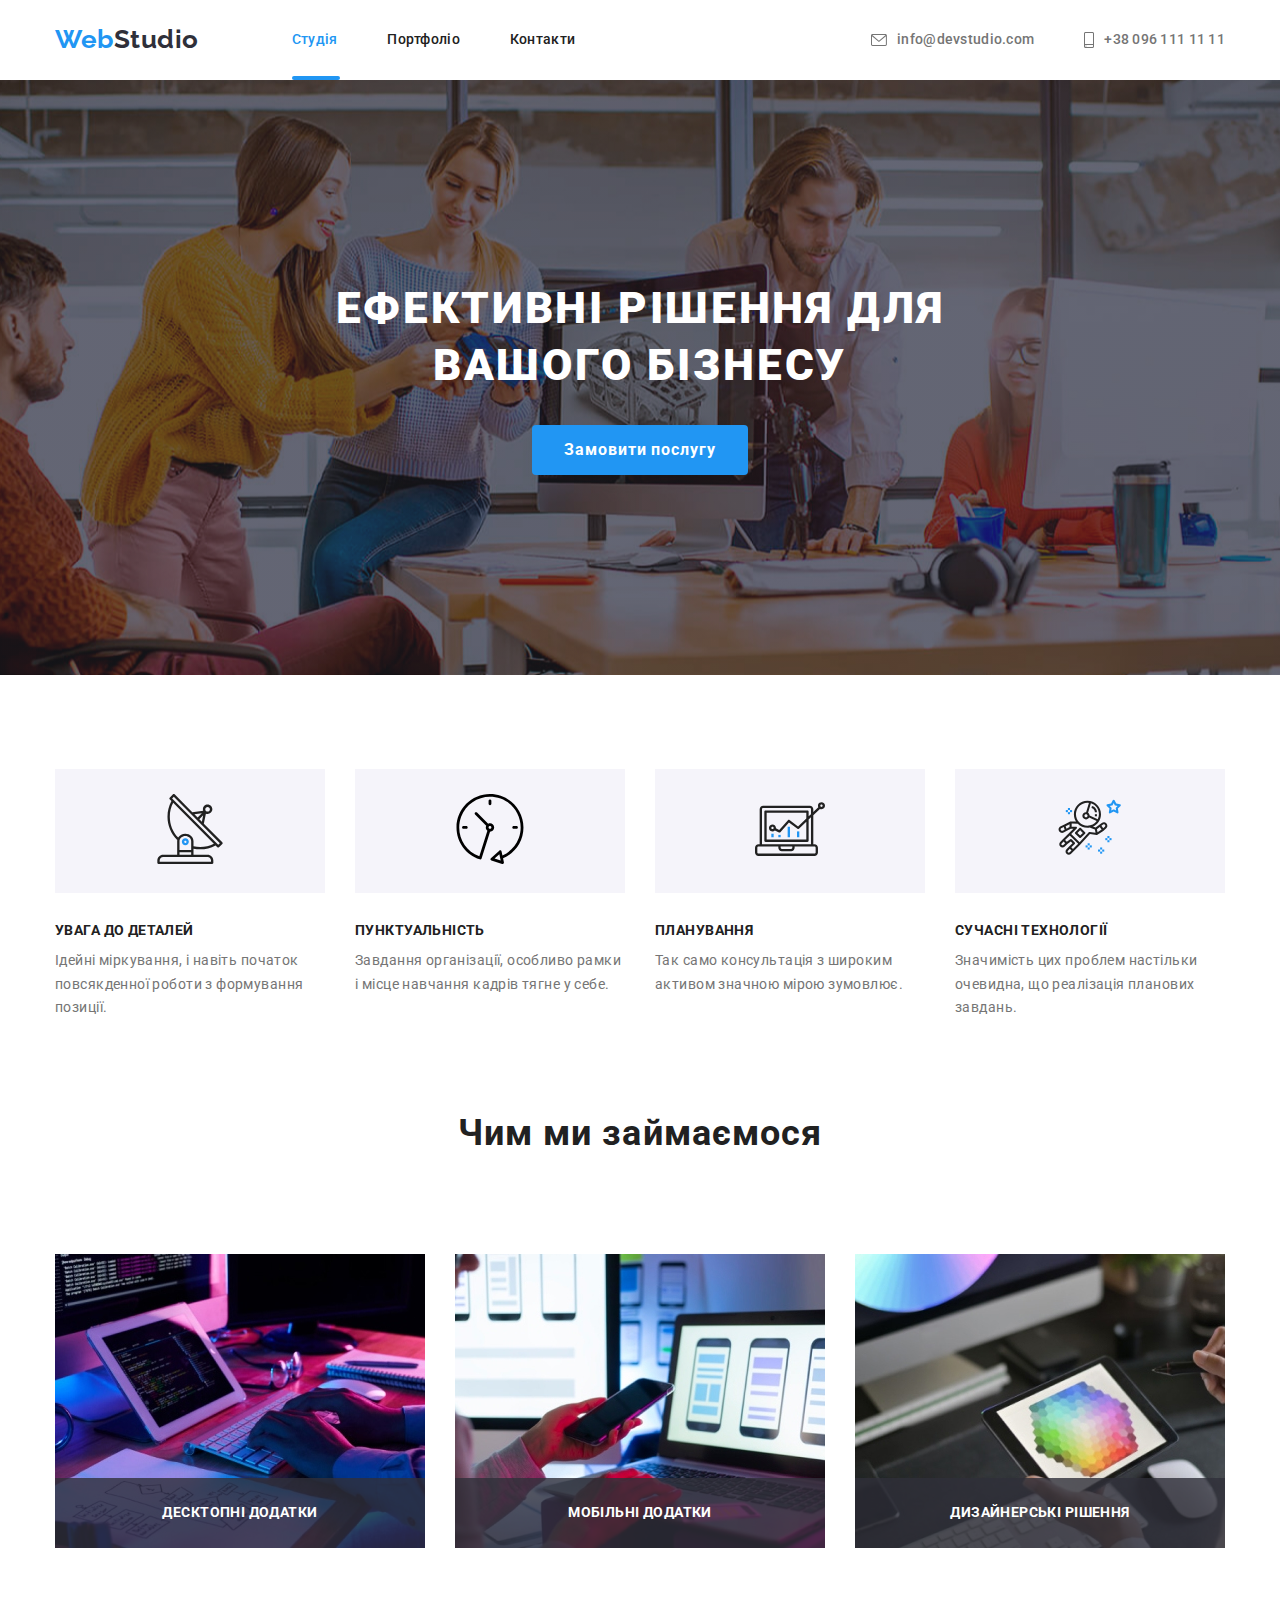
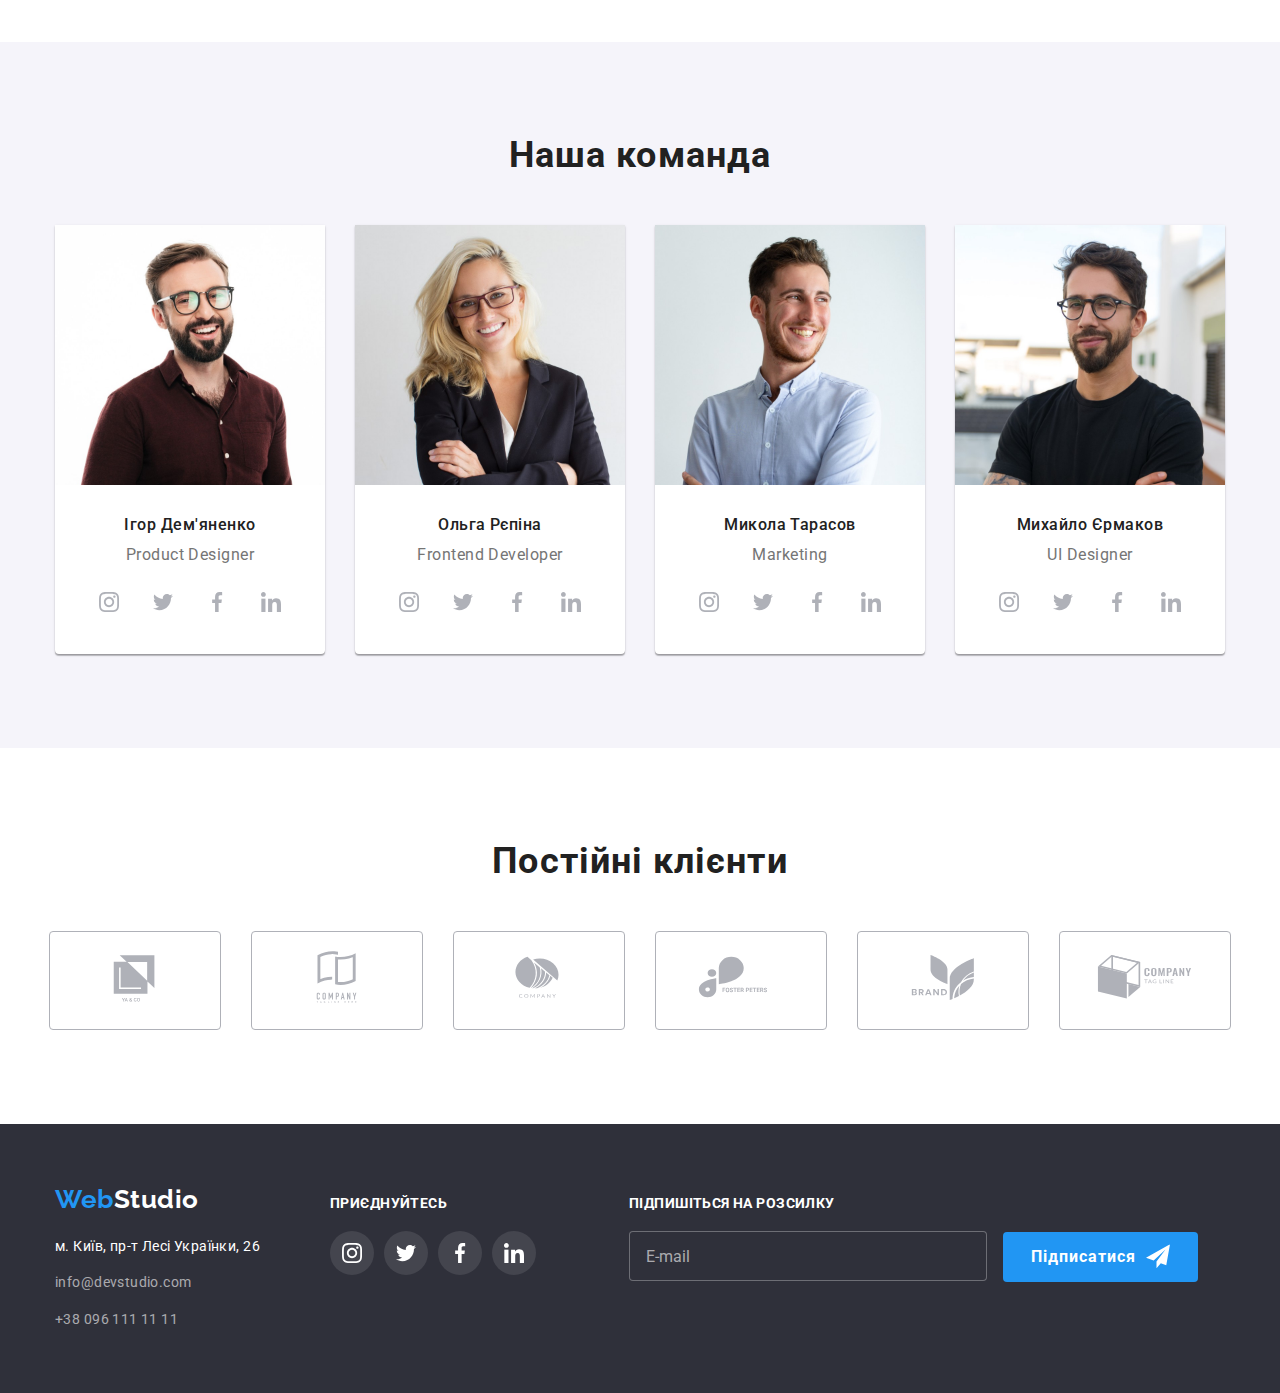
<file: index.html>
<!DOCTYPE html>
<html lang="en">
<head>
    <meta charset="UTF-8">
    <meta http-equiv="X-UA-Compatible" content="IE=edge">
    <meta name="viewport" content="width=device-width, initial-scale=1.0">

    <link href="https://fonts.googleapis.com/css2?family=Raleway:wght@700&family=Roboto:wght@400;500;700;900&display=swap"
        rel="stylesheet">
    <title>Document</title>
    <link rel="stylesheet" href="https://cdn.jsdelivr.net/npm/modern-normalize@1.1.0/modern-normalize.min.css">
    <link rel="stylesheet" href="./css/styles.css">




    <!-- header -->
<body>
    <header class="header page1">
        <div class="container page-header-container">
        <nav class="page-navigation">
            <!-- Логотип -->
            <a href="./index.html" class = "logo"><span class="logo-web">Web</span>Studio</a>

            <!-- Меню -->
                <ul class = "menu list">
                    <li class="menu-item"><a href="./index.html" class = "menu-link-studio line link current-page">Студія</a></li>
                    <li class="menu-item"><a href="./portfolio.html" class = "menu-link-portfolio link">Портфоліо</a></li>
                    <li class="menu-item"><a href="" class = "menu-link-contact link">Контакти</a></li>
                </ul>
        </nav>
        
            <a href="mailto:info@devstudio.com" class="mail">
                <svg class="mail-icon" width="16" height="12">
                    <use href="./images/sprite.svg#icon-mail">
                </use></svg>
                info@devstudio.com</a>

            <a href="tell:+380961111111" class="phone" >
                <svg class="phone-icon" width="10" height="16">
                    <use href="./images/sprite.svg#icon-smartphone">
                    </use></svg>
                    +38 096 111 11 11</a></div>

    </header>



    <main> 
        <!--SOLUTION-->
        
        <section class="solution">
            <div class="container">
            <div class="container-title"><h1 class ="solution-title">Ефективні рішення для вашого бізнесу</h1></div>
            <div class="solution-div-btn"><button type="button" class="solution-btn" data-modal-open>Замовити послугу</button></div></div>
        </section>
       

        <!--Преимущества-->
        <section class="advantage section-padding">
            <div class="container">
            <h2 class="advantage-title visually-hidden">Преимущества</h2>
            <ul class="advantage-item-ul">
                <li class="advantage-item">
                    <div class="advantage-div">
                        <svg width="70"height="70">
                            <use href="./images/sprite.svg#icon-antenna"></use></svg>
                    </div>
                    <h3 class="advantage-item-title">УВАГА ДО ДЕТАЛЕЙ</h3>
                    <p class="advantage-item-description">Ідейні міркування, і навіть початок повсякденної роботи з формування позиції.</p>
                </li>
                <li class="advantage-item">
                    <div class="advantage-div">
                        <svg width="70" height="70">
                            <use href="./images/sprite.svg#icon-clock"></use>
                        </svg>
                    </div>
                    <h3 class="advantage-item-title">ПУНКТУАЛЬНІСТЬ</h3>
                    <p class="advantage-item-description">Завдання організації, особливо рамки і місце навчання кадрів тягне у себе.</p></li>
                <li class="advantage-item">
                    <div class="advantage-div">
                        <svg width="70" height="70">
                            <use href="./images/sprite.svg#icon-diagram"></use>
                        </svg>
                    </div>
                    <h3 class="advantage-item-title">ПЛАНУВАННЯ</h3>
                         <p class="advantage-item-description">Так само консультація з широким активом значною мірою зумовлює.</p></li>
                <li class="advantage-item">      
                    <div class="advantage-div">
                        <svg width="70" height="70">
                            <use href="./images/sprite.svg#icon-astronaut"></use>
                        </svg>
                    </div>
                    <h3 class="advantage-item-title">СУЧАСНІ ТЕХНОЛОГІЇ</h3>
                <p class="advantage-item-description">Значимість цих проблем настільки очевидна, що реалізація планових завдань.</p>
                 </li>
            </ul>
            </div>
        </section>
                    
        <!--occasions-->
        <section class="occasions section-padding">
            <div class="container">
            <h2 class="occasions-title">Чим ми займаємося</h2>
                 <ul class="occasions-list">
                     <li>
                         <div class="occasions-section">
                           <img src="./images/box1.jpg" alt="Programmer writes programs" width="370"/>
                        <div class="occasions-description">
                            <h3 class="occasions-description-text">Десктопні додатки</h3>
                         </div></div>
                     </li>
                     <li>
                         <div class="occasions-section">
                           <img src="./images/box2.jpg" alt="The designer creates a responsive layout" width="370"/>
                         <div class="occasions-description">
                           <h3 class="occasions-description-text">Мобільні додатки</h3>
                         </div>
                        </div>
                     </li>

                     <li>
                        <div class="occasions-section">
                         <img src="./images/box3.jpg" alt="The designer selects the color palette" width="370"/>
                        <div class="occasions-description">
                            <h3 class="occasions-description-text">Дизайнерські рішення</h3>
                        </div></div>
                     </li>
                 </ul>
                 </div>
        </section>
            


        <!--team-->
        <section class="team section-padding ">
            <div class="container">
            <h2 class="team-title">Наша команда</h2>
                <ul class="team-list">
                    <li class="team-item">
                        <img src="./images/human_1.jpg" alt="man" width="270"/>
                        <div class="team-item-description"><h3 class="team-member">Ігор Дем'яненко</h3>
                        <p class="team-member-name">Product Designer</p>

                        <ul class="social-list list">
                            <li class="social-list-item">
                            <a href="" class="social-list-link">
                                <svg width="20" height="20" class="social-list-icon">
                                    <use href="./images/sprite.svg#icon-instagram"></use>
                                </svg></a>
                            </li>
                            <li class="social-list-item">
                            <a href="" class="social-list-link">
                                <svg width="20" height="20" class="social-list-icon">
                                    <use href="./images/sprite.svg#icon-twitter"></use>
                                </svg></a>
                            </li>
                            <li class="social-list-item">
                            <a href="" class="social-list-link">
                                <svg width="20" height="20" class="social-list-icon">
                                    <use href="./images/sprite.svg#icon-facebook"></use>
                                </svg></a>
                            </li>
                            <li class="social-list-item">
                            <a href="" class="social-list-link">
                                <svg width="20" height="20" class="social-list-icon">
                                    <use href="./images/sprite.svg#icon-linkedin"></use>
                                </svg></a>
                            </li>
                        </ul> 

                    </div>
                    </li>
                    <li class="team-item">
                        <img src="./images/human_2.jpg" alt="woman" width="270" />
                       <div class="team-item-description"> <h3 class="team-member">Ольга Рєпіна</h3>
                        <p class="team-member-name" >Frontend Developer</p>
                            <ul class="social-list list">
                                <li class="social-list-item">
                                    <a href="" class="social-list-link">
                                        <svg width="20" height="20" class="social-list-icon">
                                            <use href="./images/sprite.svg#icon-instagram"></use>
                                        </svg></a>
                                </li>
                                <li class="social-list-item">
                                    <a href="" class="social-list-link">
                                        <svg width="20" height="20" class="social-list-icon">
                                            <use href="./images/sprite.svg#icon-twitter"></use>
                                        </svg></a>
                                </li>
                                <li class="social-list-item">
                                    <a href="" class="social-list-link">
                                        <svg width="20" height="20" class="social-list-icon">
                                            <use href="./images/sprite.svg#icon-facebook"></use>
                                        </svg></a>
                                </li>
                                <li class="social-list-item">
                                    <a href="" class="social-list-link">
                                        <svg width="20" height="20" class="social-list-icon">
                                            <use href="./images/sprite.svg#icon-linkedin"></use>
                                        </svg></a>
                                </li>
                            </ul>
                        </div>
                    </li>
                    <li class="team-item">
                        <img src="./images/human_3.jpg" alt="man" width="270" />
                        <div class="team-item-description"><h3 class="team-member">Микола Тарасов</h3>
                        <p class="team-member-name">Marketing</p>
                                <ul class="social-list list">
                                    <li class="social-list-item">
                                        <a href="" class="social-list-link">
                                            <svg width="20" height="20" class="social-list-icon">
                                                <use href="./images/sprite.svg#icon-instagram"></use>
                                            </svg></a>
                                    </li>
                                    <li class="social-list-item">
                                        <a href="" class="social-list-link">
                                            <svg width="20" height="20" class="social-list-icon">
                                                <use href="./images/sprite.svg#icon-twitter"></use>
                                            </svg></a>
                                    </li>
                                    <li class="social-list-item">
                                        <a href="" class="social-list-link">
                                            <svg width="20" height="20" class="social-list-icon">
                                                <use href="./images/sprite.svg#icon-facebook"></use>
                                            </svg></a>
                                    </li>
                                    <li class="social-list-item">
                                        <a href="" class="social-list-link">
                                            <svg width="20" height="20" class="social-list-icon">
                                                <use href="./images/sprite.svg#icon-linkedin"></use>
                                            </svg></a>
                                    </li>
                                </ul>
                         </div>
                    </li>
                    <li class="team-item">
                        <img src="./images/human_4.jpg" alt="man" width="270" />
                        <div class="team-item-description"><h3 class="team-member">Михайло Єрмаков</h3>
                        <p class="team-member-name">UI Designer</p>
                            <ul class="social-list list">
                                <li class="social-list-item">
                                    <a href="" class="social-list-link">
                                        <svg width="20" height="20" class="social-list-icon">
                                            <use href="./images/sprite.svg#icon-instagram"></use>
                                        </svg></a>
                                </li>
                                <li class="social-list-item">
                                    <a href="" class="social-list-link">
                                        <svg width="20" height="20" class="social-list-icon">
                                            <use href="./images/sprite.svg#icon-twitter"></use>
                                        </svg></a>
                                </li>
                                <li class="social-list-item">
                                    <a href="" class="social-list-link">
                                        <svg width="20" height="20" class="social-list-icon">
                                            <use href="./images/sprite.svg#icon-facebook"></use>
                                        </svg></a>
                                </li>
                                <li class="social-list-item">
                                    <a href="" class="social-list-link">
                                        <svg width="20" height="20" class="social-list-icon">
                                            <use href="./images/sprite.svg#icon-linkedin"></use>
                                        </svg></a>
                                </li>
                            </ul>
                        </div>
                    </li>
                </ul>
                </div>
        </section>


    <!--CLIENTS-->   
        <section class="clients section-padding ">
            <div class="container">
                <h2>Постійні клієнти</h2>
                <ul class="clients-list">
                    <li class="clients-company">
                        <a href="" class="clients-item">
                            <svg width="106" height="60" class="social-list-icon">
                            <use href="./images/sprite.svg#icon-logo1"></use>
                            </svg>
                        </a></li>
                    <li class="clients-company"> 
                        <a href="" class="clients-item">
                            <svg width="106" height="60" class="social-list-icon">
                                <use href="./images/sprite.svg#icon-logo2"></use>
                            </svg>
                        </a>
                    </li>
                    <li class="clients-company">
                        <a href="" class="clients-item">
                            <svg width="106" height="60" class="social-list-icon">
                                <use href="./images/sprite.svg#icon-logo3"></use>
                            </svg>
                        </a> </li>
                    <li class="clients-company">
                        <a href="" class="clients-item">
                            <svg width="106" height="60" class="social-list-icon">
                                <use href="./images/sprite.svg#icon-logo4"></use>
                            </svg>
                        </a> </li>
                    <li class="clients-company">
                        <a href="" class="clients-item">
                            <svg width="106" height="60" class="social-list-icon">
                                <use href="./images/sprite.svg#icon-logo5"></use>
                            </svg>
                        </a> </li>
                    <li class="clients-company"> 
                        <a href="" class="clients-item">
                            <svg width="106" height="60" class="social-list-icon">
                                <use href="./images/sprite.svg#icon-logo6"></use>
                            </svg>
                        </a>
                    </li>
                </ul>
            
            </div>
        </section>
    </main>


    <!--footer-->
    <footer class="footer">
        <div class="container footer-container">
            <div class="">
        <a href="./index.html" class="logo"><span class="logo-web">Web</span>Studio</a>
        <address class="footer-adress">
            <a href="" class="adress">м. Київ, пр-т Лесі Українки, 26</a>
            <ul>
                <li class="footer-item"><a href="mailto:info@devstudio.com" class="mail">info@devstudio.com</a></li>
                <li class="footer-item"><a href="tell:+380961111111" class="phone">+38 096 111 11 11</a></li>
            </ul>
        </address>
        </div>

        <div  class="connect-link">
            <p class="connect-us">приєднуйтесь</p>
                <ul class="social-list list">
                    <li class="social-list-item">
                        <a href="" class="social-list-link-footer">
                            <svg width="20" height="20" class="social-list-icon-footer">
                                <use href="./images/sprite.svg#icon-instagram"></use>
                            </svg></a>
                    </li>
                    <li class="social-list-item">
                        <a href="" class="social-list-link-footer">
                            <svg width="20" height="20" class="social-list-icon-footer">
                                <use href="./images/sprite.svg#icon-twitter"></use>
                            </svg></a>
                    </li>
                    <li class="social-list-item">
                        <a href="" class="social-list-link-footer">
                            <svg width="20" height="20" class="social-list-icon-footer">
                                <use href="./images/sprite.svg#icon-facebook"></use>
                            </svg></a>
                    </li>
                    <li class="social-list-item">
                        <a href="" class="social-list-link-footer">
                            <svg width="20" height="20" class="social-list-icon-footer">
                                <use href="./images/sprite.svg#icon-linkedin"></use>
                            </svg></a>
                    </li>
                </ul>
        </div>

        <div class="sub">
            <form class="sub-form">
                <label for="" class="sub-form-field">
                    <p class="sub-form-text">Підпишіться на розсилку</p>
                </label>
                    <input type="email" class="sub-form-gmail" name="sub-gmail" required placeholder="E-mail" >
                        <span class="sub-btn-span">
                            <button type="submit" class="contact-form-buttomn">
                             Підписатися</button>
                                <svg class="sub-img-sent" width="24px" height="24px">
                                <use href="./images/sprite.svg#icon-icon-send"></use></svg>
               </span>
            </form>
        </div>
     </div>

       

    </footer>

<!--BACKDROP-->
<div class="backdrop is-hidden" data-modal >
    <div class="modal">
        <botton type="button" class="modal-close-btn" data-modal-close>
            <svg class="modal-close-btn-icon" width="18px" height="18px">
                <use href="./images/sprite.svg#icon-close-black"></use>
            </svg>
        </botton>
        <form class="contact-form">
            <p class="contact-form-title">Залиште свої дані, ми вам передзвонимо</p>
            <label class="contact-form-field">
                <span class="modal-form-fields-desk">Ім'я</span>
                <span class="modal-form-icon">
                <input
                name="user-name"
                type="text"
                class="modal-form-input"
                required
                title="Maria"/>   
                <svg class="modal-icon" width="18px" height="18px">
                    <use href="./images/sprite.svg#icon-person-box"></use>
                </svg></span>
            </label>
            
            <label class="contact-form-field">
                <span class="modal-form-fields-desk">Телефон</span>
                <span class="modal-form-icon">
                <input name="user-phone"
                 type="tel"
                 class="modal-form-input"
                 required
                 pattern="[0-9]{3}-[0-9]{3}-[0-9]{2}-[0-9]{2}" 
                 title="xxx-xxx-xx-xx"/>
                <svg class="modal-icon" width="18px" height="18px">
                    <use href="./images/sprite.svg#icon-phone-box"></use>
                </svg></span>
            </label>

            <label class="contact-form-field">
                <span class="modal-form-fields-desk">Пошта</span>
                <span class="modal-form-icon">
                <input name="user-mail"
                type="email" 
                class="modal-form-input"
                required 
                title="xxx@gmail.com"/>
                <svg class="modal-icon" width="18px" height="18px">
                <use href="./images/sprite.svg#icon-email-box"></use>
                </svg></span>
                </span>
            </label>
            
            <label class="contact-form-field">
                <span class="modal-form-fields-desk">Коментар</span>
                <textarea name="user-comment"
                placeholder="Введіть текст"
                class="modal-form-input comment" ></textarea>
                
        
            </label>
            <label class="modal-form-check-wrapper">
                <input name="user_policy" type="checkbox" class="modal-form-check visually-hidden" />
                <svg class="modal-form-own-check" width="16px" height="15px">
                    <use href="./images/sprite.svg#icon-check" class="modal-form-own-check-icon"></use>
                </svg>
                Погоджуюся з розсилкою та приймаю&nbsp
                <a href="" class="contact-agreement">
                    Умови договору
                </a>
                </span>
            </label>

            <button type="reset" class="modal-form-btn">Відправити</button>

        </form>
    </div>
</div>

<script src="./js/modal.js"></script>
</body>
</html>
</file>
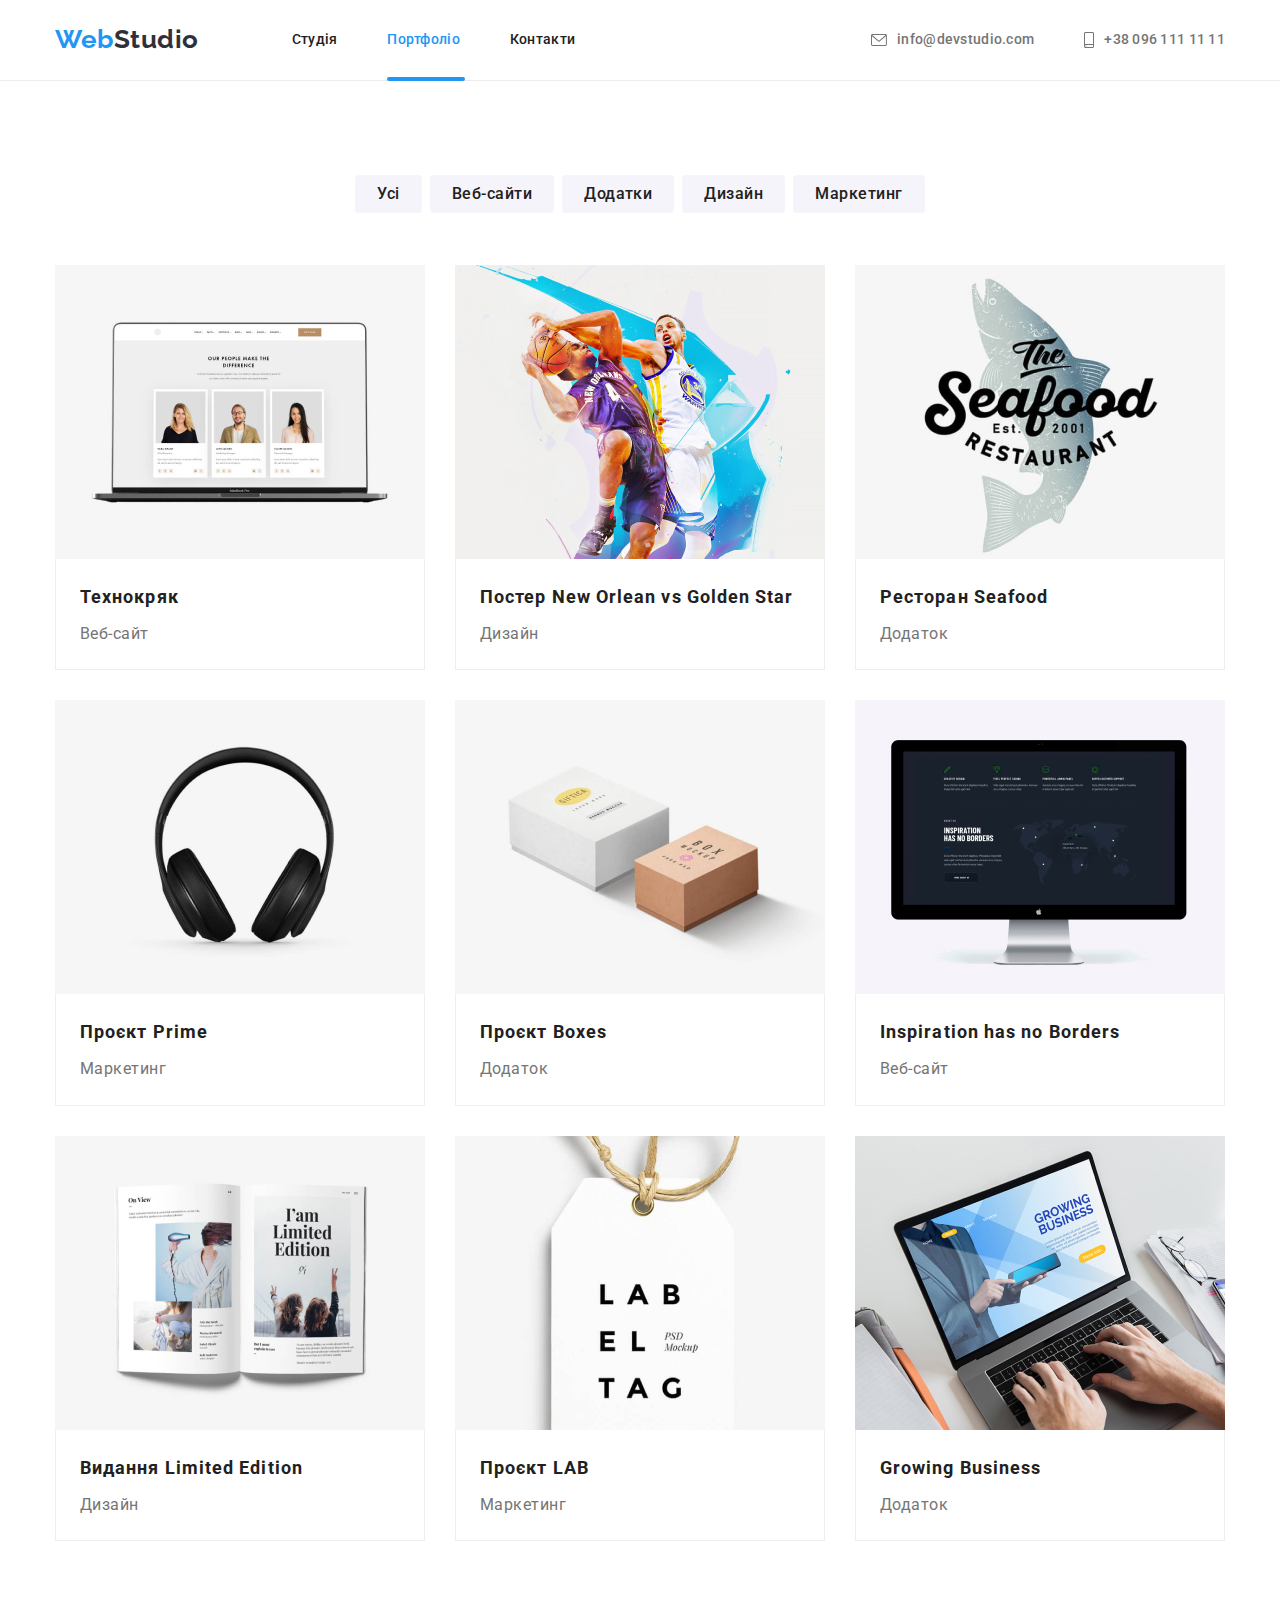
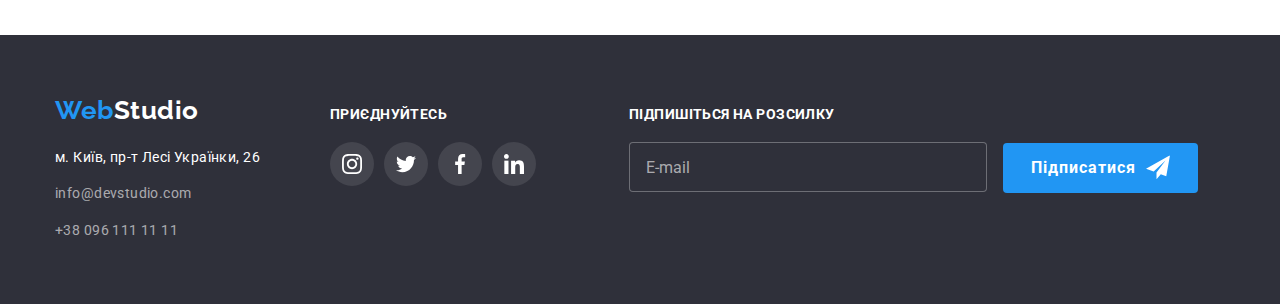
<file: portfolio.html>
<!DOCTYPE html>
<html lang="en">
<head>
    <meta charset="UTF-8">
    <meta http-equiv="X-UA-Compatible" content="IE=edge">
    <meta name="viewport" content="width=device-width, initial-scale=1.0">

    <link href="https://fonts.googleapis.com/css2?family=Raleway:wght@700&family=Roboto:wght@400;500;700;900&display=swap"
        rel="stylesheet">
    <link rel="stylesheet" href="https://cdn.jsdelivr.net/npm/modern-normalize@1.1.0/modern-normalize.min.css">
    <link rel="stylesheet" href="./css/styles.css">
    <title>Document</title>
</head>


<body>
    <header class="header">
        <div class="container page-header-container">
            <nav class="page-navigation">
                <!-- Логотип -->
                <a href="./index.html" class="logo"><span class="logo-web">Web</span>Studio</a>
    
                <!-- Меню -->
                <ul class="menu list">
                    <li class="menu-item"><a href="./index.html" class="menu-link-studio link">Студія</a></li>
                    <li class="menu-item"><a href="./portfolio.html" class="menu-link-portfolio line link current-page">Портфоліо</a></li>
                    <li class="menu-item"><a href="" class="menu-link-contact link">Контакти</a></li>
                </ul>
            </nav>
    
            <a href="mailto:info@devstudio.com" class="mail">
                <svg class="mail-icon" width="16" height="12">
                    <use href="./images/sprite.svg#icon-mail">
                    </use>
                </svg>
                info@devstudio.com</a>
            
            <a href="tell:+380961111111" class="phone">
                <svg class="phone-icon" width="10" height="16">
                    <use href="./images/sprite.svg#icon-smartphone">
                    </use>
                </svg>
                +38 096 111 11 11</a></div>
    </header>
    
    
<main>

    <!--portfolio-->
    <section class="portfolio section-padding">
        <div class="container portfolio-padding">
        <h1 class="portfolio-title visually-hidden">Портфолио</h1>
         <ul class="portfolio-list">
             <li><button type="button" class="portfolio-btn">Усі</button></li>
             <li><button type="button" class="portfolio-btn">Веб-сайти</button></li>
             <li><button type="button" class="portfolio-btn">Додатки</button></li>
             <li><button type="button" class="portfolio-btn">Дизайн</button></li>
             <li><button type="button" class="portfolio-btn">Маркетинг</button></li>
         </ul>
         <ul class="portfolio-works">
            <li class="portfolio-item">
                <a href="" class="portfolio-link">
                        <div class="portfolio-thumb">
                            <img src="./images/gal_computer.jpg " alt = "Laptop" width="370">
                                <div class="portfolio-overlay">
                                     <p class="portfolio-overlay-text">
                                         Ресурс пропонує комплексні пропозиції з різним рівнем функціоналу та сервісів. Все це дозволить відвідувачу отримати
                                         вичерпні відомості про компанію чи приватну особу.
                                     </p>
                                </div>
                        </div>
                <div class="portfolio-div"><h2 class="portfolio-title">Технокряк</h2><p class="portfolio-description">Веб-сайт</p></a></div></li>
            
                <li class="portfolio-item">
                    <a href="" class="portfolio-link">
                        <div class="portfolio-thumb">
                            <img src="./images/gal_sport.jpg" alt = "Basketball game" width="370">
                               <div class="portfolio-overlay">
                                    <p class="portfolio-overlay-text">
                                        Ресурс пропонує комплексні пропозиції з різним рівнем функціоналу та сервісів. Все це дозволить відвідувачу
                                        отримати
                                        вичерпні відомості про компанію чи приватну особу.
                                    </p>
                               </div>
                        </div>
                <div class="portfolio-div"><h2 class="portfolio-title">Постер New Orlean vs Golden Star</h2><p class="portfolio-description">Дизайн</p></a></div></li>
           
                <li class="portfolio-item">
                    <a href="" class="portfolio-link">
                        <div class="portfolio-thumb">
                            <img src="./images/gal_seafood.jpg " alt = "Fish and title" width="370">
                                 <div class="portfolio-overlay">
                                     <p class="portfolio-overlay-text">
                                         Ресурс пропонує комплексні пропозиції з різним рівнем функціоналу та сервісів. Все це дозволить відвідувачу
                                         отримати
                                         вичерпні відомості про компанію чи приватну особу.
                                     </p>
                                 </div>
                        </div>
                <div class="portfolio-div"><h2 class="portfolio-title">Ресторан Seafood</h2><p class="portfolio-description">Додаток</p></a></div></li>
            
                <li class="portfolio-item">
                    <a href="" class="portfolio-link">
                        <div class="portfolio-thumb">
                            <img src="./images/gal_headphones.jpg" alt = "Headphones" width="370">
                                <div class="portfolio-overlay">
                                    <p class="portfolio-overlay-text">
                                        Ресурс пропонує комплексні пропозиції з різним рівнем функціоналу та сервісів. Все це дозволить відвідувачу
                                        отримати
                                        вичерпні відомості про компанію чи приватну особу.
                                    </p>
                                </div>
                            </div>
                <div class="portfolio-div"><h2 class="portfolio-title">Проєкт Prime</h2><p class="portfolio-description">Маркетинг</p></a></div></li>
            
                <li class="portfolio-item">
                    <a href="" class="portfolio-link">
                        <div class="portfolio-thumb">
                            <img src="./images/gal_leaflets.jpg" alt = "Prints" width="370">
                                 <div class="portfolio-overlay">
                                     <p class="portfolio-overlay-text">
                                         Ресурс пропонує комплексні пропозиції з різним рівнем функціоналу та сервісів. Все це дозволить відвідувачу
                                         отримати
                                         вичерпні відомості про компанію чи приватну особу.
                                     </p>
                                 </div>
                         </div>
                <div class="portfolio-div"><h2 class="portfolio-title">Проєкт Boxes</h2><p class="portfolio-description">Додаток</p></a></div></li>

                <li class="portfolio-item">
                    <a href="" class="portfolio-link">
                        <div class="portfolio-thumb">
                            <img src="./images/gal_computer_1.jpg" alt = "Open source computer" width="370">
                                <div class="portfolio-overlay">
                                    <p class="portfolio-overlay-text">
                                        Ресурс пропонує комплексні пропозиції з різним рівнем функціоналу та сервісів. Все це дозволить відвідувачу
                                        отримати
                                        вичерпні відомості про компанію чи приватну особу.
                                    </p>
                                </div>
                        </div>
                <div class="portfolio-div"><h2 class="portfolio-title">Inspiration has no Borders</h2><p class="portfolio-description">Веб-сайт</p></a></div></li>
            
                <li class="portfolio-item">
                    <a href="" class="portfolio-link">
                        <div class="portfolio-thumb">
                            <img src="./images/gal_magazine.jpg" alt = "Open magazine with pictures" width="370">
                                <div class="portfolio-overlay">
                                    <p class="portfolio-overlay-text">
                                        Ресурс пропонує комплексні пропозиції з різним рівнем функціоналу та сервісів. Все це дозволить відвідувачу
                                        отримати
                                        вичерпні відомості про компанію чи приватну особу.
                                    </p>
                                </div>
                        </div>
                <div class="portfolio-div"><h2 class="portfolio-title">Видання Limited Edition</h2><p class="portfolio-description">Дизайн</p></a></div></li>
            
                <li class="portfolio-item">
                    <a href="" class="portfolio-link">
                        <div class="portfolio-thumb">
                             <img src="./images/gal_tag.jpg" alt = "Labels with the inscription" width="370">
                                <div class="portfolio-overlay">
                                    <p class="portfolio-overlay-text">
                                        Ресурс пропонує комплексні пропозиції з різним рівнем функціоналу та сервісів. Все це дозволить відвідувачу
                                        отримати
                                        вичерпні відомості про компанію чи приватну особу.
                                    </p>
                                </div>
                        </div>
                <div class="portfolio-div"><h2 class="portfolio-title">Проєкт LAB</h2><p class="portfolio-description">Маркетинг</p></a></div></li>
            
                <li class="portfolio-item">
                    <a href="" class="portfolio-link">
                        <div class="portfolio-thumb">
                             <img src="./images/gal_print.jpg" alt = "Man typing on a laptop" width="370">
                            <div class="portfolio-overlay">
                                <p class="portfolio-overlay-text">
                                    Ресурс пропонує комплексні пропозиції з різним рівнем функціоналу та сервісів. Все це дозволить відвідувачу
                                    отримати
                                    вичерпні відомості про компанію чи приватну особу.
                                </p>
                            </div>
                        </div>
                <div class="portfolio-div"><h2 class="portfolio-title">Growing Business</h2><p class="portfolio-description">Додаток</p></a></div></li>
         </ul>
         </div> 
    </section>
</main>

    <!--footer-->
    <footer class="footer">
        <div class="container footer-container">
            <div class="">
                <a href="./index.html" class="logo"><span class="logo-web">Web</span>Studio</a>
                <address class="footer-adress">
                    <a href="" class="adress">м. Київ, пр-т Лесі Українки, 26</a>
                    <ul>
                        <li class="footer-item"><a href="mailto:info@devstudio.com" class="mail">info@devstudio.com</a></li>
                        <li class="footer-item"><a href="tell:+380961111111" class="phone">+38 096 111 11 11</a></li>
                    </ul>
                </address>
            </div>
                    <div class="connect-link">
                        <p class="connect-us">приєднуйтесь</p>
                        <ul class="social-list list">
                            <li class="social-list-item">
                                <a href="" class="social-list-link-footer">
                                    <svg width="20" height="20" class="social-list-icon-footer">
                                        <use href="./images/sprite.svg#icon-instagram"></use>
                                    </svg></a>
                            </li>
                            <li class="social-list-item">
                                <a href="" class="social-list-link-footer">
                                    <svg width="20" height="20" class="social-list-icon-footer">
                                        <use href="./images/sprite.svg#icon-twitter"></use>
                                    </svg></a>
                            </li>
                            <li class="social-list-item">
                                <a href="" class="social-list-link-footer">
                                    <svg width="20" height="20" class="social-list-icon-footer">
                                        <use href="./images/sprite.svg#icon-facebook"></use>
                                    </svg></a>
                            </li>
                            <li class="social-list-item">
                                <a href="" class="social-list-link-footer">
                                    <svg width="20" height="20" class="social-list-icon-footer">
                                        <use href="./images/sprite.svg#icon-linkedin"></use>
                                    </svg></a>
                            </li>
                        </ul>
                    </div>
                    
                    <div class="sub">
                        <form class="sub-form">
                            <label for="" class="sub-form-field">
                                <p class="sub-form-text">Підпишіться на розсилку</p>
                            </label>
                            <input type="email" class="sub-form-gmail" name="sub-gmail" required placeholder="E-mail">
                            <span class="sub-btn-span">
                                <button type="submit" class="contact-form-buttomn">
                                    Підписатися</button>
                                <svg class="sub-img-sent" width="24px" height="24px">
                                    <use href="./images/sprite.svg#icon-icon-send"></use>
                                </svg>
                            </span>
                        </form>
                    </div>
                    </div>
    </footer>



</body>
</html>
</file>
<file: css/styles.css>
/* основной цвет текста = #212121;  */
/* вторичный цвет текста = #757575;  */

/* акцент = #2196F3; */
/* цвет секций = #2F303A;  */
/* цвет секций_2 = #ECECEC;  */

/* белый = #FFFFFF;  */



:root{
    --primary-text-color:#212121;
    --second-text-color:#757575;
    --accent-color:#2196F3;
    --section-color-1:#2F303A;
    --section-color-2:#ECECEC;
    --transition-dur-and-func: 250ms cubic-bezier(0.4, 0, 0.2, 1);


}

.visually-hidden {
    position: absolute;
    width: 1px;
    height: 1px;
    margin: -1px;
    border: 0;
    padding: 0;
    white-space: nowrap;
    clip-path: inset(100%);
    clip: rect(0 0 0 0);
    overflow: hidden;
}


h1,
h2,
h3,
h4,
h5,
h6,
p {
    margin-top: 0;
    margin-bottom: 0;
}

li {
    list-style-type: none;
}


ul,
ol {
    margin-top: 0;
    margin-bottom: 0;
    padding-left: 0;
}

img {
    display: block;
}

.list {
    list-style: none;
}

.link {
    text-decoration: none;
}

button {
    cursor: pointer;
    border-radius: 4px;
    font-family: inherit;
}

button:hover, button:focus{  
    font-family: inherit;
}


body{
    background-color: #FFFFFF;
    color: #212121;
    font-family: Roboto, sans-serif;      
}

h1 {
    color: #FFFFFF;
    font-weight: 900;
    font-size: 44px;
    line-height: 1.3;
    text-align: center;
    text-transform: uppercase;
    letter-spacing: 0.06em;

}

h2 {
    color: var(--primary-text-color);
    font-weight: 700;
    font-size: 36px;
    line-height: 1.1;
    text-align: center;
    letter-spacing: 0.03em;
    margin-bottom: 50px;
}

.container {
    width: 1200px;
    padding-left: 15px;
    padding-right: 15px;
    margin-left: auto;
    margin-right: auto;
}

.visually-hidden {
    position: absolute;
    width: 1px;
    height: 1px;
    margin: -1px;
    border: 0;
    padding: 0;
    white-space: nowrap;
    clip-path: inset(100%);
    clip: rect(0 0 0 0);
    overflow: hidden;
}

.section-padding {
    padding-top: 94px;
    padding-bottom: 94px;
}
/* ==================== COMPONENTS ==================== */

/* ==================== COMPONENTS ==================== */



/* ==================== HEADER ==================== */
.header{
    padding-top: 24px;
    padding-bottom: 25px;
    border-bottom: 1px solid #ECECEC;
}

.header.page1{
    border-bottom:none;
}

.page-header-container{
    display:flex;
    align-items: center;
}

.page-navigation{
    display:flex;
    align-items: center;
    column-gap: 93px;
}

.menu{
    display: flex;
    column-gap: 50px;
}

.logo{
    color: var(--section-color-1);
    font-family: Raleway, sans-serif;
    font-weight:700;
    font-size: 26px;
    line-height: 1.2;
    text-decoration: none;
    letter-spacing: 0.02em;
}
.logo-web{
     color: var(--accent-color);
}

.menu-link{
    color: var(--section-color-1);
    text-decoration: none;
    font-weight: 500;
    font-size: 14px;
    line-height:1.1;
    letter-spacing: 0.02em;
    transition: color var(--transition-dur-and-func);
}
.menu-link :hover, .mail:hover, .phone:hover, .menu-link:focus, .mail:focus,
.phone:focus, .footer .mail:hover, .footer .mail:focus,  .footer .phone:hover,
.footer .phone:focus{
    color: var(--accent-color);
}


.menu-link-studio, .menu-link-portfolio, .menu-link-contact{
    color:#212121;
    font-weight: 500;
    font-size: 14px;
    line-height: 1.1;
    letter-spacing: 0.02em;
    transition: color var(--transition-dur-and-func);
    }

    

    .menu-link-studio:hover,
    .menu-link-portfolio:hover,
    .menu-link-contact:hover{
        color: var(--accent-color);
    }

    .menu-link-studio.line::after{
    display: block;
    content:'';
    width:48px;
    height:4px;
    background-color: #2196F3;
    border-radius: 2px;
    margin-top: 27px;
    position: absolute;
    z-index: 1;
}

.menu-link-portfolio.line::after{
    display: block;
     content: '';
     width: 48px;
     height: 4px;
     background-color: #2196F3;
     border-radius: 2px;
     margin-top: 28px;
     position: absolute;
     z-index: 1;
     width:78px;
}

.mail, .phone{
    color: var(--second-text-color);
    font-weight: 500;
    font-size: 14px;
    line-height: 1.1;
    letter-spacing: 0.02em;
    text-decoration: none;
    display: flex;
    align-items: center;
    transition: color var(--transition-dur-and-func);
   
}
.mail{
    margin-left: auto;
    margin-right: 50px;
}

.mail-icon{ 
margin-right: 10px;
fill:#757575;
transition: fill var(--transition-dur-and-func);
}

.phone-icon {
    margin-right: 10px;
    fill: #757575;
    transition: fill var(--transition-dur-and-func);
}

.mail:focus .mail-icon,
.mail:hover .mail-icon{
fill: var(--accent-color);
}

.phone:focus .phone-icon,
.phone:hover .phone-icon {
    fill: var(--accent-color);
}

.current-page {
    color: var(--accent-color)
}

/* ==================== /HEADER ==================== */

/* ==================== SOLUTION ==================== */
.solution{
    background-image: linear-gradient( rgba(47, 48, 58, 0.4), rgba(47, 48, 58, 0.4)), url('../images/title.jpg');
    background-size: 1600рх;
    background-color: var(--primary-text-color);
    background-repeat: no-repeat;
    background-position: center;
    padding-top: 200px;
    padding-bottom:200px ;
    
}

.container-title{
    display: flex;
        justify-content: center;
}

.solution-title{
    width: 696px;
}

.portfolio-h1{
    color: #212121;
}


.solution-btn{
    background-color: var(--accent-color);
    color:#FFFFFF;
    font-weight: 700;
    font-size: 16px;
    line-height: 1.9;
    display: flex;
    align-items: center;
    text-align: center;
    letter-spacing: 0.06em;
    border-radius: 4px;;
    padding: 10px 32px;
    min-width: 216px;
    border: none;
    margin-top: 30px;

}


.solution-div-btn{
    display: flex;
    justify-content: center;
    transition: background-color var(--transition-dur-and-func);
}
.solution-btn:hover, .solution-btn:focus{
    background-color:#188CE8;
}

/* ==================== /SOLUTION ==================== */

/* ==================== ADVANTAGE ==================== */
.advantage{
padding-bottom: 47px;}




.advantage-item-ul {
    display: flex;
    gap:30px;
    flex-basis:calc((100%-90)/4);
}

.advantage-item-title{
    color: var(--primary-text-color);
    font-weight: 700;
    font-size: 14px;
    line-height: 1.1;
    letter-spacing: 0.03em;
    text-transform: uppercase;
    margin-bottom: 10px;
}

.advantage-item-description{
    color:var(--second-text-color);
    font-weight: 400;
    font-size: 14px;
    line-height: 1.7;
    letter-spacing: 0.03em;
}

.advantage-div{
padding: 25px 100px;
background-color: #F5F4FA;
margin-bottom: 30px;
}
/* ==================== /ADVANTAGE ==================== */


/* ==================== 0CCASIONS ==================== */
.occasions{
padding-top: 47px;}

.occasions-title{
    padding-bottom: 50px;
}

.occasions-list{
display: flex;
flex-wrap: wrap;
column-gap: 30px;
flex-basis: calc((100%-60px)/3);}

.occasions-description-text{
color: #FFFFFF;
font-weight: 700;
font-size: 14px;
line-height: 1.1;
text-align: center;
letter-spacing: 0.03em;
text-transform: uppercase;
text-align: center;

}
.occasions-section{
   position: relative;
}

.occasions-description{
position: absolute;
padding: 27px;
width: 370px;
bottom:0;
background-color: rgba(47, 48, 58, 0.8);


}

/* ==================== /0CCASIONS ==================== */


/* ==================== TEAM ==================== */
.team{
    background-color:#F5F4FA;
}

.team-item {
    background-color: #FFFFFF;
    border-radius: 0px 0px 4px 4px;
    box-shadow: 0px 1px 3px rgba(0, 0, 0, 0.12), 0px 1px 1px rgba(0, 0, 0, 0.14), 0px 2px 1px rgba(0, 0, 0, 0.2);  }
    
.team-item-description{
    padding-top: 30px;
        padding-bottom: 30px;
}

.team-title{
margin-bottom: 50px;}

.team-list{
    display: flex;
    column-gap: 30px;
    flex-basis: calc((100%-90px)/4);
}

.team-member {
    color:var(--primary-text-color);
    font-weight: 500;
    font-size: 16px;
    line-height: 1.2;
    text-align: center;
    letter-spacing: 0.03em;
    margin-bottom: 10px;
}
.team-member-name {
    color:var(--second-text-color);
    font-weight: 400;
    font-size: 16px;
    line-height: 1.2;
    text-align: center;
    letter-spacing: 0.03em;
    margin-bottom: 16px;
}
/* ==================== /TEAM ==================== */


/* ==================== SOCIAL ==================== */
.social-list {
    display: flex;
    justify-content: center;
        column-gap: 10px;
}


.social-list-link {
    display: flex;
    border-radius: 50%;
    padding: 12px;
    transition: background-color var(--transition-dur-and-func);
}

.social-list-link:hover, .social-list-link:focus{
background-color: #2196F3;
}



.social-list-link:hover .social-list-icon,
.social-list-link:focus .social-list-icon{
    transition: fill var(--transition-dur-and-func);
    fill:#FFFFFF;
}

.social-list-icon{
fill:#AFB1B8;
}
 
/* ==================== /SOCIAL ==================== */

/* ==================== CLIENTS ==================== */

.clients-list{
display: flex;
column-gap: 30px;
flex-basis: calc((100%-150px)/6);
justify-content: center;
}

.clients-company{
display:flex;
justify-content: center;

}

.clients-item{
    padding:  16px 32px;
    border: 1px solid #AFB1B8;
    border-radius: 4px;
    transition: border var(--transition-dur-and-func);
}

.clients-item:hover,
.clients-item:focus{
    border: 1px solid #2196F3;
}

.social-list-icon{
    transition: fill var(--transition-dur-and-func),
    filter var(--transition-dur-and-func);;
}

.clients-item:hover .social-list-icon,
.clients-item.portfolio-btn:focus .social-list-icon{
fill:#2196F3;
filter: drop-shadow(0px 4px 4px rgba(0, 0, 0, 0.25));
}

/* ==================== /CLIENTS ==================== */
/* ==================== FOOTER ==================== */
.footer{
    background-color: var(--section-color-1);
    padding-top: 60px;
    padding-bottom: 60px;
}

.footer .logo{
    color:#FFFFFF;
}

.adress {
    color: #FFFFFF;
    font-weight: 400;
    font-size: 14px;
    line-height: 1.7;
    letter-spacing: 0.03em;
    font-style: normal;
    text-decoration: none;
}

.footer .mail,.footer .phone{
    color:rgba(255, 255, 255, 0.6);
    font-size: 14px;
    font-weight: 400;
    line-height: 2;
    letter-spacing: 0.03em;
    text-decoration: none;
    font-style:normal;
}


.footer-item{
    margin-top: 9px;
}
.footer-adress{
    margin-top: 20px;
}

.footer-container{
display: flex;
}

.connect-link{
    padding-left: 70px;
    margin-top: 12px;
}

.connect-us{
    margin-bottom: 20px;
    color: #FFFFFF;
    font-weight: 700;
    font-size: 14px;
    line-height: 1.1;
    letter-spacing: 0.03em;
    text-transform: uppercase;
}

.social-list-icon-footer{
    fill:#FFFFFF
}

.social-list-link-footer{
    display: flex;
    border-radius: 50%;
    padding: 12px;
    background-color: rgba(255, 255, 255, 0.1);
    transition: background-color var(--transition-dur-and-func);
}

.social-list-link-footer:hover, 
.social-list-link-footer:focus{
    background-color:#2196F3;
}


/* ==================== /FOOTER ==================== */


/* ==================== SUB ==================== */
.sub {
    margin-left: 93px;
    display: flex;
    flex-direction: column;
    margin-top: 12px;
    
}

.sub-form-text{
    font-weight: 700;
    font-size: 14px;
    line-height: 1.1;
    letter-spacing: 0.03em;
    text-transform: uppercase;
    color: #FFFFFF;
    margin-bottom: 20px;
}

.contact-form-buttomn{
    padding: 10px 28px;
    background-color:#2196F3;
    color: #FFFFFF;
    font-weight: 700;
    font-size: 16px;
    line-height: 1.9;
    align-items: center;
    text-align: center;
    letter-spacing: 0.06em;
    border-radius: 4px;
    border: none;
    padding-right: 62px;
}

.sub-img-sent{
position: absolute;
right: 28px;
transform: translateY(55%);
}

.sub-btn-span{
display: blocks;
position: relative;
}

.sub-form-gmail{
width: 358px;
height: 50px;
background-color:var(--section-color-1);
border: 1px solid rgba(255, 255, 255, 0.3);
border-radius: 4px;
padding: 15px 16px;
margin-right: 12px;
color:#FFFFFF
}

.sub-form-gmail::placeholder{
color:rgba(255, 255, 255, 0.6);}
/* ==================== /SUB ==================== */


/* ==================== PORTFOLIO ==================== */
.portfolio-btn{
    background-color:#F5F4FA;
    color: var(--primary-text-color);
    font-weight: 500;
    font-size: 16px;
    line-height: 1.6;
    text-align: center;
    letter-spacing: 0.03em;
    border: none;
    padding: 6px 22px;
    transition: background-color var(--transition-dur-and-func),
    color var(--transition-dur-and-func),
    box-shadow var(--transition-dur-and-func);
}

.portfolio-btn:focus, .portfolio-btn:hover{
    background-color:var(--accent-color);
    color:#FFFFFF;
    box-shadow: 0px 3px 1px rgba(0, 0, 0, 0.1),
     0px 1px 2px rgba(0, 0, 0, 0.08), 
     0px 2px 2px rgba(0, 0, 0, 0.12);
}
.portfolio-link{
    text-decoration: none;
}
.portfolio-title{
    color: var(--primary-text-color);
    font-style: normal;
    font-weight: 700;
    font-size: 18px;
    line-height: 2;
    letter-spacing: 0.06em;
    margin-bottom: 4px;
    text-align: left;
}

.portfolio-description{
color: var(--second-text-color);
font-weight: 400;
font-size: 16px;
line-height: 1.9;
letter-spacing: 0.03em;
}


.portfolio-list{
display: flex;
margin-bottom: 52px;
justify-content: center;
gap: 8px;}

.portfolio-padding{
    padding-left:auto ;
    padding-right:auto;
}

.portfolio-works{
    display: flex;
    flex-wrap: wrap;
    gap:30px;
    flex-basis: calc((100%-60px)/3);
}

.portfolio-div{
    padding: 20px 24px;
    border: 1px solid #EEEEEE ;
    border-top:none;
}

.portfolio-item{
    transition: box-shadow  var(--transition-dur-and-func);
}

.portfolio-item:hover,
.portfolio-item:focus{
box-shadow: 0px 1px 1px rgba(0, 0, 0, 0.12),
0px 4px 4px rgba(0, 0, 0, 0.06),
1px 4px 6px rgba(0, 0, 0, 0.16);}

.portfolio-thumb{
position: relative;
overflow: hidden;

}

.portfolio-overlay{
background-color:rgba(33, 150, 243, 0.9);
color: #FFFFFF;
padding: 63px 24px;

position: absolute;
height: 100%;
width: 100%;
top:0;
left:0;
transform: translateY(100%);
transition: transform 250ms linear;
}

.portfolio-item:hover .portfolio-overlay{
transform: translateY(0);}

.portfolio-overlay-text{
    font-weight: 400;
    font-size: 18px;
    line-height: 1.6;
    letter-spacing: 0.03em;
}
/* ==================== /PORTFOLIO ==================== */

/*==================== BACKDROP==================== */

.backdrop{
position: fixed;
background: rgba(0, 0, 0, 0.2);
top: 0;
left: 0;
width: 100%;
height: 100%;
z-index: 2;
transition: opacity 500ms linear, visibility 500ms linear;
}

.backdrop.is-hidden{
opacity: 0;
visibility: hidden;
pointer-events:none ;}
/*==================== /BACKDROP==================== */

/* ==================== MODAL ==================== */
.modal{
background-color: #FFFFFF;
position: absolute;
top:50%;
left:50%;
transform: translate(-50%, -50%);
padding: 40px 41px;
}

.modal-close-btn{
    position: absolute;
    padding: 6px;
    width: 30px;
    height: 30px;
    background: #FFFFFF;
    border: 1px solid rgba(0, 0, 0, 0.1);
    border-radius: 50%;
    top: 8px;
    right: 8px;
    transition: border var(--transition-dur-and-func);
    transition: fill var(--transition-dur-and-func);
    cursor: pointer;
}

.modal-close-btn:hover,
 .modal-close-btn:focus{
    border:1px solid var(--accent-color)
}

.modal-close-btn:hover .modal-close-btn-icon,
.modal-close-btn:focus .modal-close-btn-icon{
    fill: var(--accent-color)
}
/* ==================== /MODAL ==================== */

/* ==================== MODAL FORM ==================== */
.contact-form-title{
font-weight: 700;
 font-size: 20px;
 line-height: 1.9;
 text-align: center;
 letter-spacing: 0.03em;
 color: #212121;
margin-bottom: 12px;}

.contact-form{
display: flex;
flex-direction: column;}

.contact-form-field{
 display: flex;
 flex-direction: column;
 margin-bottom: 10px;
}

.modal-form-fields-desk{
margin-bottom: 4px;
font-weight: 400;
font-size: 12px;
line-height: 1.9;
letter-spacing: 0.01em;
color: #757575;
}

.modal-icon{
position: absolute;
left:12px;
top:11px;
transform: fill var(--transition-dur-and-func);
}

.modal-form-icon{
display: block;
position: relative;
}

.modal-form-input{
padding:11px 12px;
width: 448px;
height: 40px;
border: 1px solid rgba(33, 33, 33, 0.2);
border-radius: 4px;
padding-left: 42px;
transform: border-color var(--transition-dur-and-func);
}

textarea{
    resize: none;
    padding: 8px;
}
.modal-form-input.comment{
height: 120px;
padding-left: 16px;}


.modal-form-input:focus{
outline:none;
border-color: var(--accent-color);}


.modal-form-input:focus + .modal-icon{
fill: var(--accent-color);}

.contact-agreement{
color: var(--accent-color)
}

.modal-form-check-wrapper{
    display: flex;
    align-items: center;
    margin-bottom: 30px;
    font-weight: 400;
    font-size: 14px;
    line-height: 2;
    letter-spacing: 0.03em;
    color: #757575;
}

.modal-form-btn{
background-color: var(--accent-color);
color:#FFFFFF;
font-weight: 700;
font-size: 16px;
line-height: 1.9;
display: flex;
text-align: center;
letter-spacing: 0.06em;
border-radius: 4px;
padding: 10px 52px;
max-width: 200px;
border: none;
align-self: center;
transition: background-color var(--transition-dur-and-func), filter var(--transition-dur-and-func);}

.modal-form-btn:hover,
.modal-form-btn:focus{
filter: drop-shadow(0px 4px 4px rgba(0, 0, 0, 0.25));}

.modal-form-own-check{
border: 1px solid #212121;
border-radius: 4px;
cursor: pointer;
margin-right: 7px;
}

.modal-form-own-check-icon{
display: none;}


.modal-form-check:checked+.modal-form-own-check {
    background-color: var(--accent-color);
    border: 1px solid var(--accent-color);
    
}
.modal-form-input:hover{
    cursor: pointer;
}
.modal-form-input:focus{
cursor: auto;}

.modal-form-check:focus+.modal-form-own-check{
  outline: 2px solid rgba(0, 0, 255, 0.5);

}

.modal-form-check:checked+.modal-form-own-check .modal-form-own-check-icon{
display: block;}
/* ==================== /MODAL FORM ==================== */
</file>
